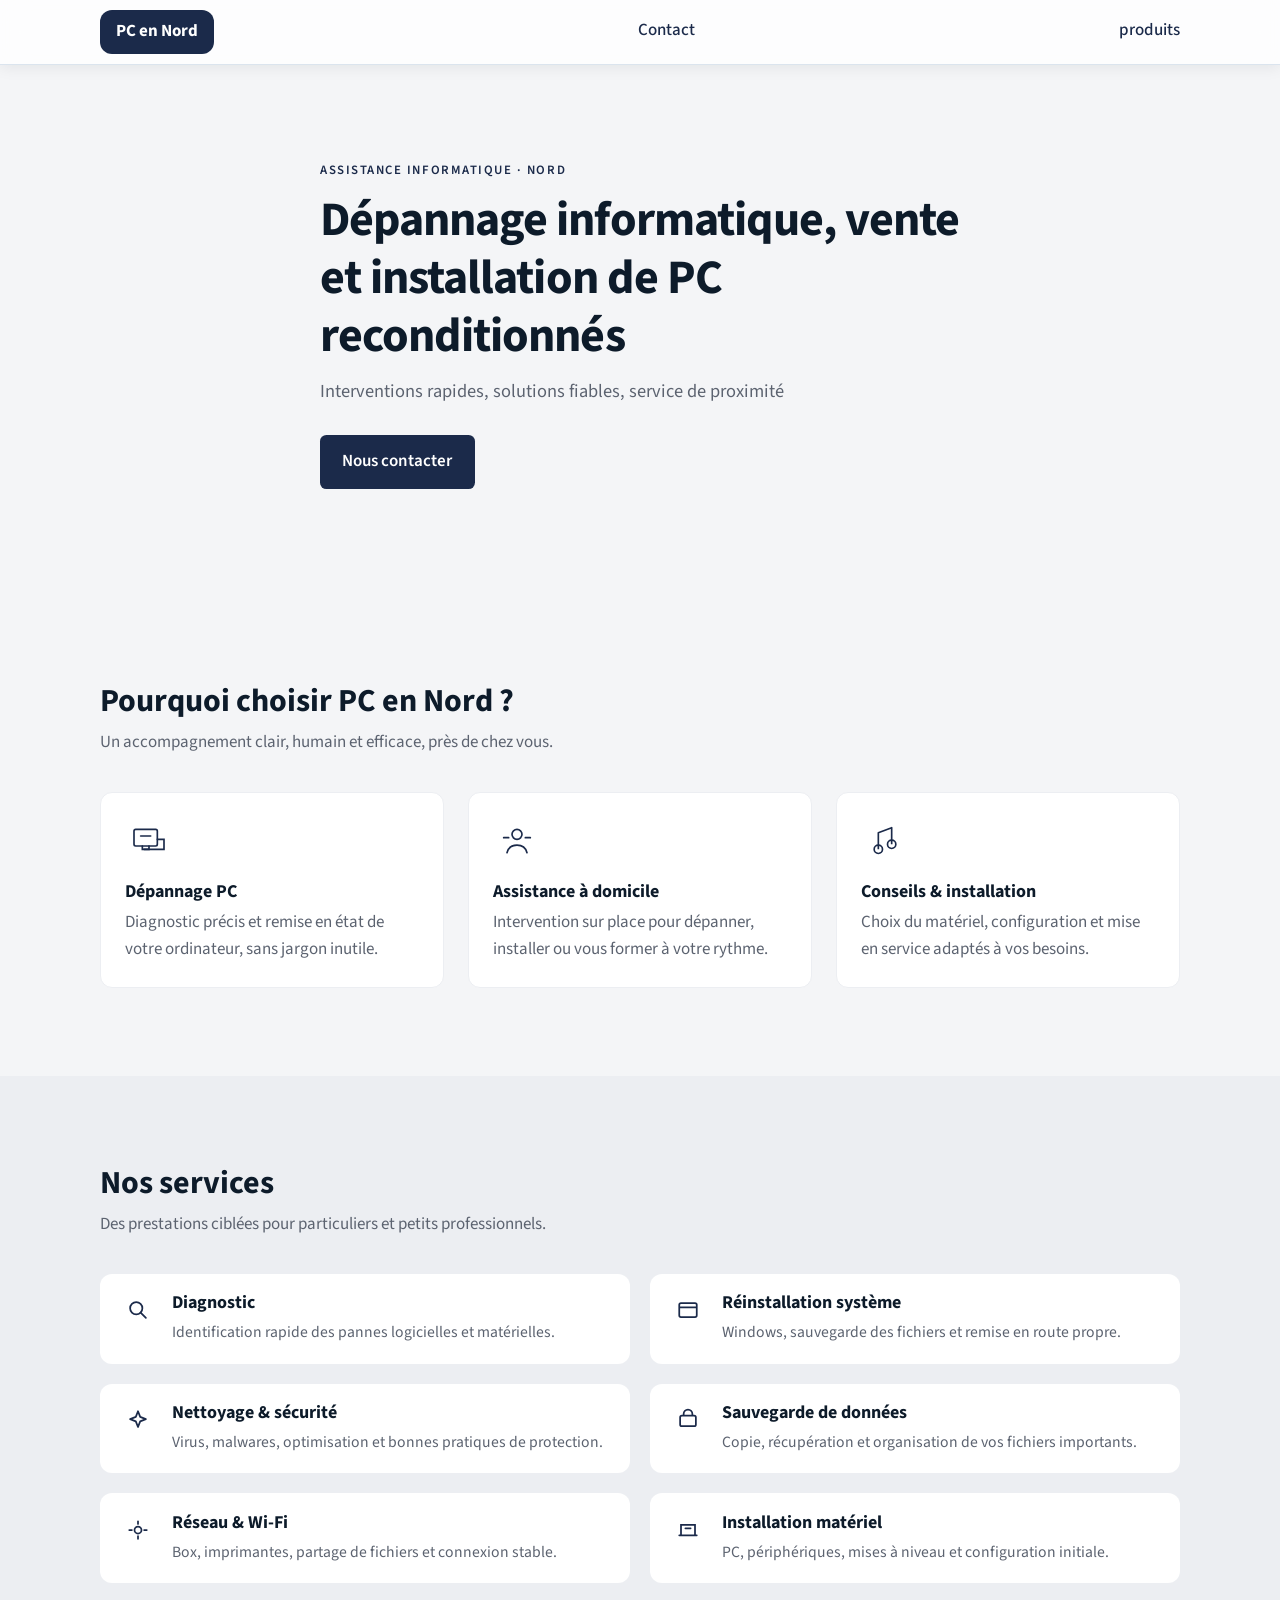
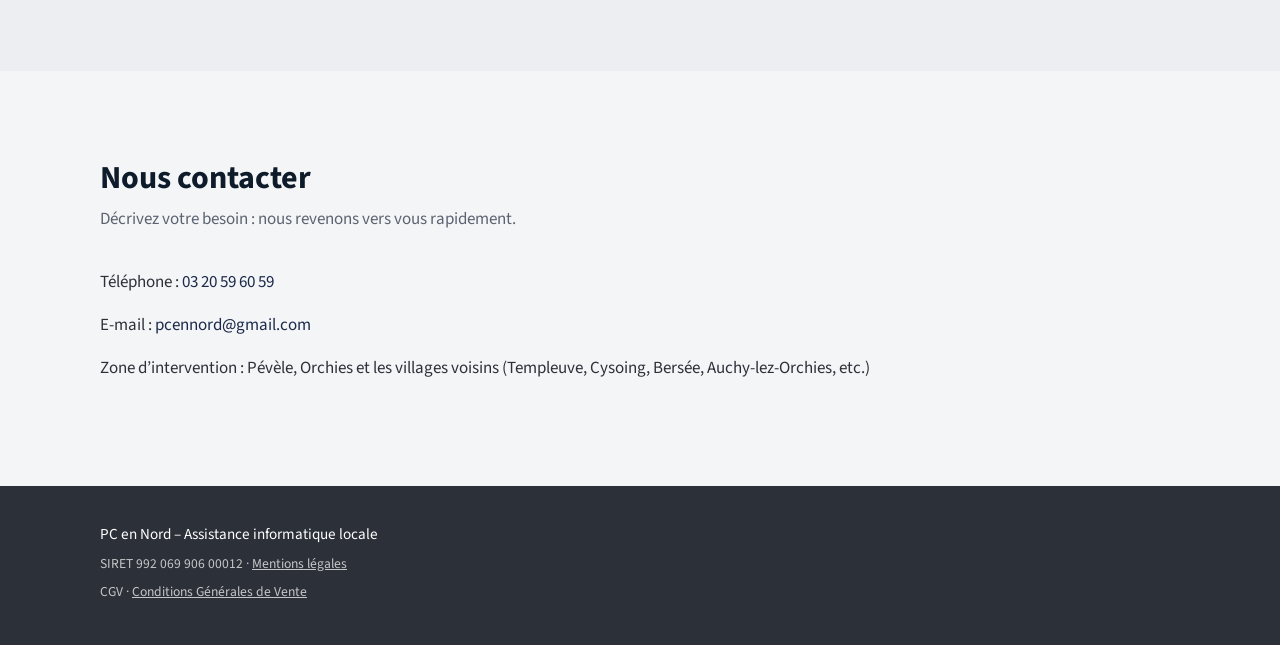
<file: index.html>
<!DOCTYPE html>
<html lang="fr">
<head>
    <meta charset="UTF-8">
    <meta name="viewport" content="width=device-width, initial-scale=1.0">
    <meta name="description" content="PC en Nord – Dépannage et assistance informatique locale. Interventions rapides, solutions fiables, service de proximité.">
    <title>Dépannage informatique, vente et installation de PC reconditionnés</title>
    <link rel="preconnect" href="https://fonts.googleapis.com">
    <link rel="preconnect" href="https://fonts.gstatic.com" crossorigin>
    <link href="https://fonts.googleapis.com/css2?family=Source+Sans+3:wght@400;500;600;700&display=swap" rel="stylesheet">
    <link rel="stylesheet" href="style.css">
</head>
<body>
    <header class="site-header">
        <nav class="nav" aria-label="Navigation principale">
            <a class="nav__brand" href="index.html">PC en Nord</a>
            <a class="nav__link" href="contact.html">Contact</a>
            <a class="nav__link" href="produits.html">produits</a>
        </nav>
    </header>

    <main>
        <section id="accueil" class="hero">
            <div class="container hero__inner">
                <p class="eyebrow">Assistance informatique · Nord</p>
                <h1>Dépannage informatique, vente et installation de PC reconditionnés</h1>
                <p class="hero__lead">Interventions rapides, solutions fiables, service de proximité</p>
                <a class="btn" href="contact.html">Nous contacter</a>
            </div>
        </section>

        <section id="pourquoi" class="pourquoi" aria-labelledby="pourquoi-title">
            <div class="container">
                <h2 id="pourquoi-title">Pourquoi choisir PC en Nord&nbsp;?</h2>
                <p class="section-intro">Un accompagnement clair, humain et efficace, près de chez vous.</p>
                <ul class="cards">
                    <li class="card">
                        <span class="icon" aria-hidden="true">
                            <svg viewBox="0 0 48 48" fill="none">
                                <rect x="6" y="10" width="28" height="20" rx="2" stroke="currentColor" stroke-width="2"/>
                                <path d="M16 30v4h8v-4" stroke="currentColor" stroke-width="2" stroke-linecap="round"/>
                                <path d="M34 22h8v12H18" stroke="currentColor" stroke-width="2" stroke-linecap="round"/>
                                <path d="M14 18h12" stroke="currentColor" stroke-width="2" stroke-linecap="round"/>
                            </svg>
                        </span>
                        <h3>Dépannage PC</h3>
                        <p>Diagnostic précis et remise en état de votre ordinateur, sans jargon inutile.</p>
                    </li>
                    <li class="card">
                        <span class="icon" aria-hidden="true">
                            <svg viewBox="0 0 48 48" fill="none">
                                <path d="M24 22a6 6 0 1 0 0-12 6 6 0 0 0 0 12Z" stroke="currentColor" stroke-width="2"/>
                                <path d="M12 38c1.6-6 6.2-9 12-9s10.4 3 12 9" stroke="currentColor" stroke-width="2" stroke-linecap="round"/>
                                <path d="M8 20h6M34 20h6" stroke="currentColor" stroke-width="2" stroke-linecap="round"/>
                            </svg>
                        </span>
                        <h3>Assistance à domicile</h3>
                        <p>Intervention sur place pour dépanner, installer ou vous former à votre rythme.</p>
                    </li>
                    <li class="card">
                        <span class="icon" aria-hidden="true">
                            <svg viewBox="0 0 48 48" fill="none">
                                <path d="M16 34V14l16-6v20" stroke="currentColor" stroke-width="2" stroke-linejoin="round"/>
                                <circle cx="16" cy="34" r="5" stroke="currentColor" stroke-width="2"/>
                                <circle cx="32" cy="28" r="5" stroke="currentColor" stroke-width="2"/>
                            </svg>
                        </span>
                        <h3>Conseils &amp; installation</h3>
                        <p>Choix du matériel, configuration et mise en service adaptés à vos besoins.</p>
                    </li>
                </ul>
            </div>
        </section>

        <section id="services" class="services" aria-labelledby="services-title">
            <div class="container">
                <h2 id="services-title">Nos services</h2>
                <p class="section-intro">Des prestations ciblées pour particuliers et petits professionnels.</p>
                <ul class="services__list">
                    <li>
                        <span class="icon icon--sm" aria-hidden="true">
                            <svg viewBox="0 0 32 32" fill="none">
                                <circle cx="14" cy="14" r="7" stroke="currentColor" stroke-width="2"/>
                                <path d="M19 19l6 6" stroke="currentColor" stroke-width="2" stroke-linecap="round"/>
                            </svg>
                        </span>
                        <div>
                            <h3>Diagnostic</h3>
                            <p>Identification rapide des pannes logicielles et matérielles.</p>
                        </div>
                    </li>
                    <li>
                        <span class="icon icon--sm" aria-hidden="true">
                            <svg viewBox="0 0 32 32" fill="none">
                                <rect x="6" y="8" width="20" height="16" rx="2" stroke="currentColor" stroke-width="2"/>
                                <path d="M6 13h20" stroke="currentColor" stroke-width="2"/>
                            </svg>
                        </span>
                        <div>
                            <h3>Réinstallation système</h3>
                            <p>Windows, sauvegarde des fichiers et remise en route propre.</p>
                        </div>
                    </li>
                    <li>
                        <span class="icon icon--sm" aria-hidden="true">
                            <svg viewBox="0 0 32 32" fill="none">
                                <path d="M16 6l2.5 6.5L25 15l-6.5 2.5L16 24l-2.5-6.5L7 15l6.5-2.5L16 6Z" stroke="currentColor" stroke-width="2" stroke-linejoin="round"/>
                            </svg>
                        </span>
                        <div>
                            <h3>Nettoyage &amp; sécurité</h3>
                            <p>Virus, malwares, optimisation et bonnes pratiques de protection.</p>
                        </div>
                    </li>
                    <li>
                        <span class="icon icon--sm" aria-hidden="true">
                            <svg viewBox="0 0 32 32" fill="none">
                                <rect x="7" y="11" width="18" height="12" rx="2" stroke="currentColor" stroke-width="2"/>
                                <path d="M11 11V9a5 5 0 0 1 10 0v2" stroke="currentColor" stroke-width="2"/>
                            </svg>
                        </span>
                        <div>
                            <h3>Sauvegarde de données</h3>
                            <p>Copie, récupération et organisation de vos fichiers importants.</p>
                        </div>
                    </li>
                    <li>
                        <span class="icon icon--sm" aria-hidden="true">
                            <svg viewBox="0 0 32 32" fill="none">
                                <circle cx="16" cy="16" r="4" stroke="currentColor" stroke-width="2"/>
                                <path d="M16 6v3M16 23v3M6 16h3M23 16h3" stroke="currentColor" stroke-width="2" stroke-linecap="round"/>
                            </svg>
                        </span>
                        <div>
                            <h3>Réseau &amp; Wi-Fi</h3>
                            <p>Box, imprimantes, partage de fichiers et connexion stable.</p>
                        </div>
                    </li>
                    <li>
                        <span class="icon icon--sm" aria-hidden="true">
                            <svg viewBox="0 0 32 32" fill="none">
                                <path d="M8 22V10h16v12" stroke="currentColor" stroke-width="2"/>
                                <path d="M6 22h20" stroke="currentColor" stroke-width="2" stroke-linecap="round"/>
                                <path d="M13 14h6" stroke="currentColor" stroke-width="2" stroke-linecap="round"/>
                            </svg>
                        </span>
                        <div>
                            <h3>Installation matériel</h3>
                            <p>PC, périphériques, mises à niveau et configuration initiale.</p>
                        </div>
                    </li>
                </ul>
            </div>
        </section>

        <section id="contact" class="contact" aria-labelledby="contact-title">
            <div class="container contact__inner">
                <h2 id="contact-title">Nous contacter</h2>
                <p class="section-intro">Décrivez votre besoin : nous revenons vers vous rapidement.</p>
                <address class="contact__details">
                    <p>Téléphone : <a href="tel:+33320000000">03 20 59 60 59</a></p>
                    <p>E-mail : <a href="mailto:contact@pcennord.exemple">pcennord@gmail.com</a></p>
                    <p>Zone d’intervention :  Pévèle, Orchies et les villages voisins (Templeuve, Cysoing, Bersée, Auchy‑lez‑Orchies, etc.)</p>
                </address>
            </div>
        </section>
    </main>

    <footer class="site-footer">
        <div class="container">
            <p>PC en Nord – Assistance informatique locale</p>
            <p class="footer__mentions">SIRET 992 069 906 00012 · <a href="mentions-legales.html">Mentions légales</a></p>
            <p class="footer__mentions">CGV · <a href="cgv.html">Conditions Générales de Vente</a></p>
        </div>
    </footer>
</body>
</html>
</file>
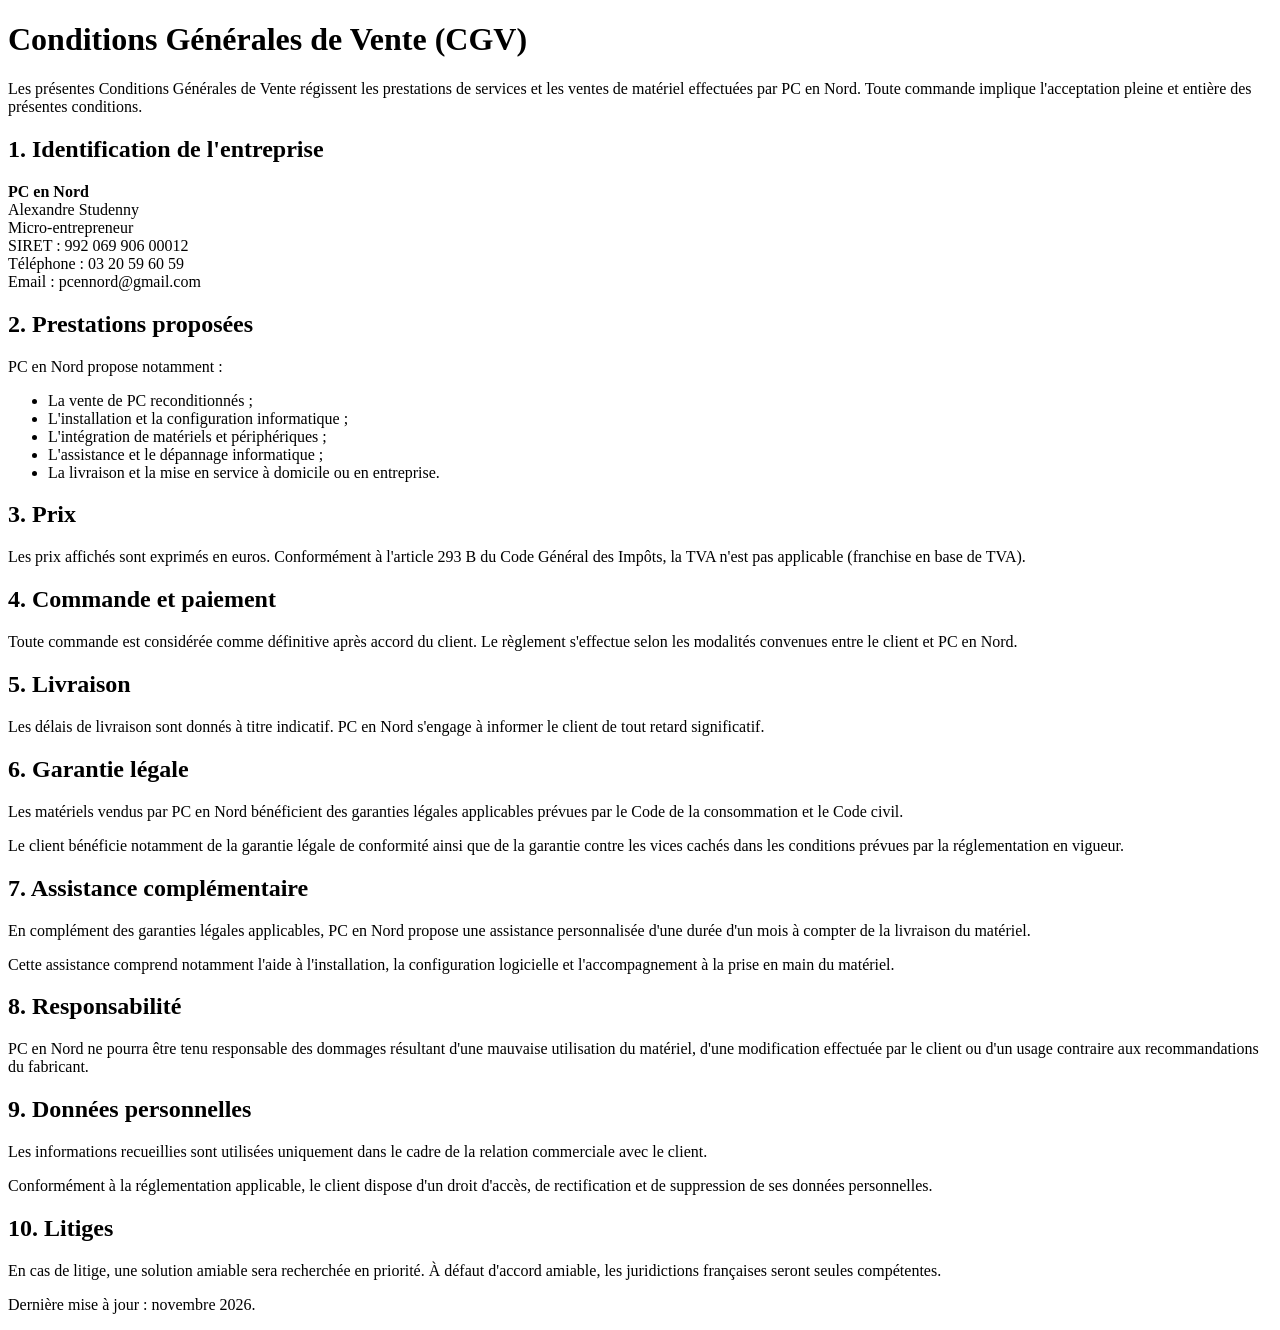
<file: cgv.html>
<!DOCTYPE html>
<html lang="fr">
<head>
    <meta charset="UTF-8">
    <title>Conditions Générales de Vente</title>
</head>
<body>

<h1>Conditions Générales de Vente (CGV)</h1>

<p>
Les présentes Conditions Générales de Vente régissent les prestations de services
et les ventes de matériel effectuées par PC en Nord.
Toute commande implique l'acceptation pleine et entière des présentes conditions.
</p>

<h2>1. Identification de l'entreprise</h2>

<p>
<b>PC en Nord</b><br>
Alexandre Studenny<br>
Micro-entrepreneur<br>
SIRET : 992 069 906 00012<br>
Téléphone : 03 20 59 60 59<br>
Email : pcennord@gmail.com
</p>

<h2>2. Prestations proposées</h2>

<p>
PC en Nord propose notamment :
</p>

<ul>
    <li>La vente de PC reconditionnés ;</li>
    <li>L'installation et la configuration informatique ;</li>
    <li>L'intégration de matériels et périphériques ;</li>
    <li>L'assistance et le dépannage informatique ;</li>
    <li>La livraison et la mise en service à domicile ou en entreprise.</li>
</ul>

<h2>3. Prix</h2>

<p>
Les prix affichés sont exprimés en euros.
Conformément à l'article 293 B du Code Général des Impôts, la TVA n'est pas applicable
(franchise en base de TVA).
</p>

<h2>4. Commande et paiement</h2>

<p>
Toute commande est considérée comme définitive après accord du client.
Le règlement s'effectue selon les modalités convenues entre le client et PC en Nord.
</p>

<h2>5. Livraison</h2>

<p>
Les délais de livraison sont donnés à titre indicatif.
PC en Nord s'engage à informer le client de tout retard significatif.
</p>

<h2>6. Garantie légale</h2>

<p>
Les matériels vendus par PC en Nord bénéficient des garanties légales applicables
prévues par le Code de la consommation et le Code civil.
</p>

<p>
Le client bénéficie notamment de la garantie légale de conformité ainsi que de la
garantie contre les vices cachés dans les conditions prévues par la réglementation en vigueur.
</p>

<h2>7. Assistance complémentaire</h2>

<p>
En complément des garanties légales applicables, PC en Nord propose une assistance
personnalisée d'une durée d'un mois à compter de la livraison du matériel.
</p>

<p>
Cette assistance comprend notamment l'aide à l'installation, la configuration
logicielle et l'accompagnement à la prise en main du matériel.
</p>

<h2>8. Responsabilité</h2>

<p>
PC en Nord ne pourra être tenu responsable des dommages résultant d'une mauvaise
utilisation du matériel, d'une modification effectuée par le client ou d'un usage
contraire aux recommandations du fabricant.
</p>

<h2>9. Données personnelles</h2>

<p>
Les informations recueillies sont utilisées uniquement dans le cadre de la relation
commerciale avec le client.
</p>

<p>
Conformément à la réglementation applicable, le client dispose d'un droit d'accès,
de rectification et de suppression de ses données personnelles.
</p>

<h2>10. Litiges</h2>

<p>
En cas de litige, une solution amiable sera recherchée en priorité.
À défaut d'accord amiable, les juridictions françaises seront seules compétentes.
</p>

<p>
Dernière mise à jour : novembre 2026.
</p>

</body>
</html>
</file>
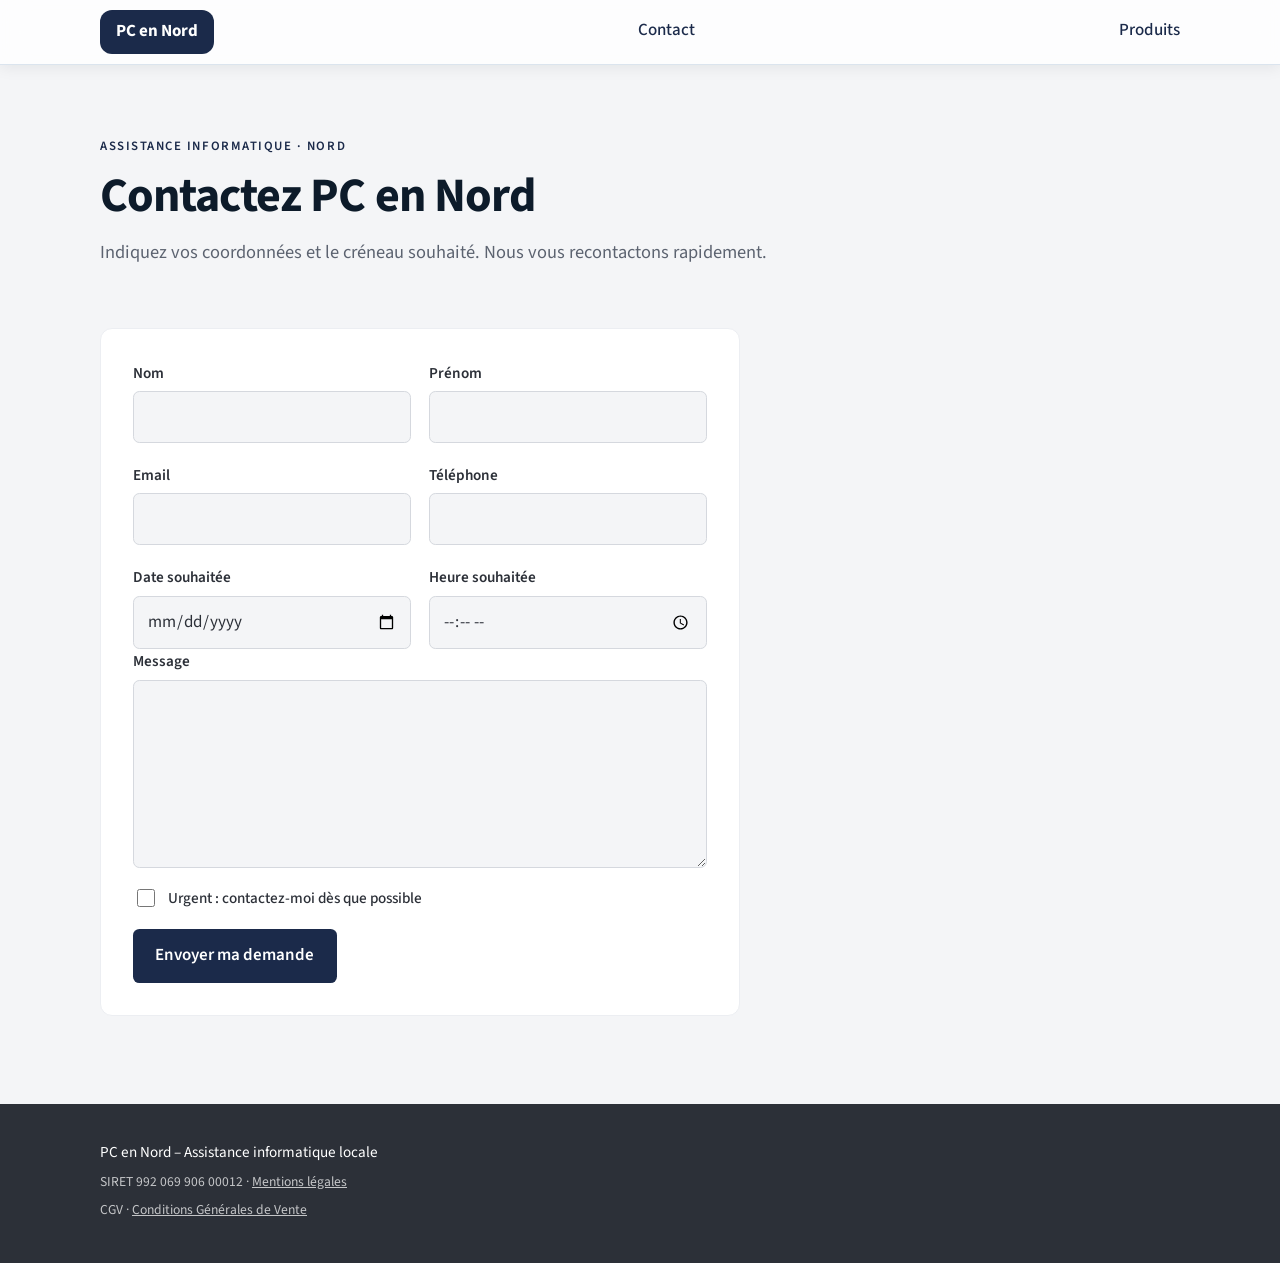
<file: contact.html>
<!DOCTYPE html>
<html lang="fr">
<head>
    <meta charset="UTF-8">
    <meta name="viewport" content="width=device-width, initial-scale=1.0">
    <meta name="description" content="Contactez PC en Nord pour un dépannage ou une assistance informatique locale.">
    <title>Contact – PC en Nord</title>
    <link rel="preconnect" href="https://fonts.googleapis.com">
    <link rel="preconnect" href="https://fonts.gstatic.com" crossorigin>
    <link href="https://fonts.googleapis.com/css2?family=Source+Sans+3:wght@400;500;600;700&display=swap" rel="stylesheet">
    <link rel="stylesheet" href="style.css">
</head>
<body>
    <header class="site-header">
        <nav class="nav" aria-label="Navigation principale">
            <a class="nav__brand" href="index.html">PC en Nord</a>
            <a class="nav__link" href="contact.html">Contact</a>
            <a class="nav__link" href="produits.html">Produits</a>
        </nav>
    </header>

    <main>
        <section class="page-intro" aria-labelledby="contact-heading">
            <div class="container">
                <p class="eyebrow">Assistance informatique · Nord</p>
                <h1 id="contact-heading">Contactez PC en Nord</h1>
                <p class="hero__lead">Indiquez vos coordonnées et le créneau souhaité. Nous vous recontactons rapidement.</p>
            </div>
        </section>

        <section class="form-section">
            <div class="container">
                <form class="contact-form" action="send_message.php" method="post">
                    <div class="form-grid">
                        <div class="field">
                            <label for="nom">Nom</label>
                            <input type="text" id="nom" name="nom" autocomplete="family-name">
                        </div>
                        <div class="field">
                            <label for="prenom">Prénom</label>
                            <input type="text" id="prenom" name="prenom" autocomplete="given-name">
                        </div>
                        <div class="field">
                            <label for="email">Email</label>
                            <input type="email" id="email" name="email" autocomplete="email">
                        </div>
                        <div class="field">
                            <label for="telephone">Téléphone</label>
                            <input type="tel" id="telephone" name="telephone" autocomplete="tel">
                        </div>
                        <div class="field">
                            <label for="date">Date souhaitée</label>
                            <input type="date" id="date" name="date">
                        </div>
                        <div class="field">
                            <label for="heure">Heure souhaitée</label>
                            <input type="time" id="heure" name="heure">
                        </div>
                    </div>
                    <div class="field">
                        <label for="message">Message</label>
                        <textarea id="message" name="message" rows="6"></textarea>
                    </div>
                    <div class="field field--check">
                        <input type="checkbox" id="urgent" name="urgent" value="oui">
                        <label for="urgent">Urgent : contactez-moi dès que possible</label>
                    </div>
                    <div style="display:none;">
                        <input type="text" name="website">
                    </div>
                    <button class="btn" type="submit">Envoyer ma demande</button>
                </form>
            </div>
        </section>
    </main>

    <footer class="site-footer">
        <div class="container">
            <p>PC en Nord – Assistance informatique locale</p>
            <p class="footer__mentions">SIRET 992 069 906 00012 · <a href="mentions-legales.html">Mentions légales</a></p>
            <p class="footer__mentions">CGV · <a href="cgv.html">Conditions Générales de Vente</a></p>
        </div>
    </footer>
</html>
</file>
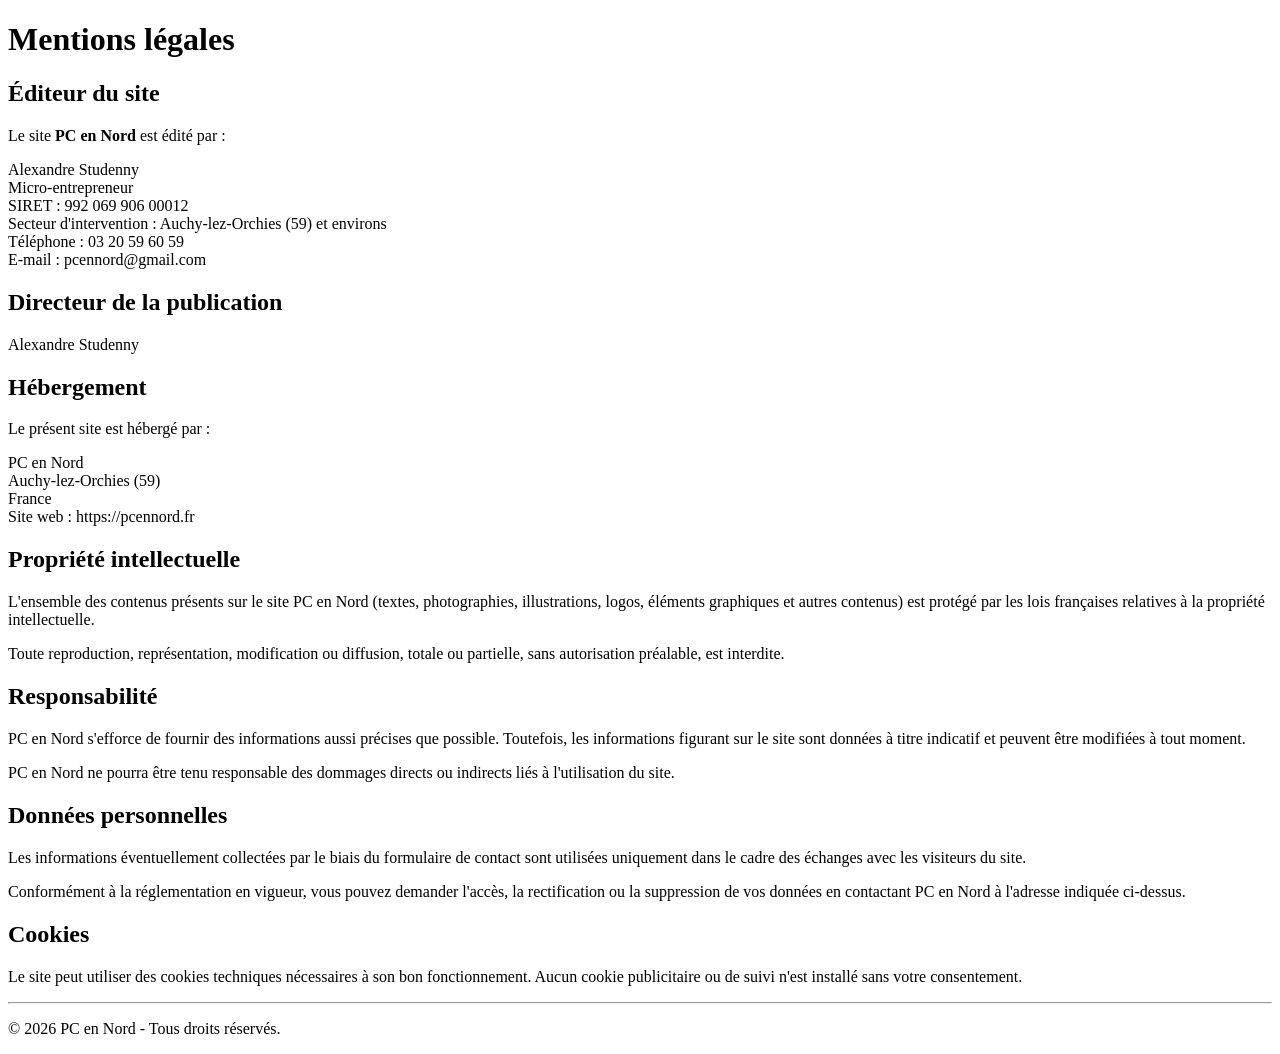
<file: mentions-legales.html>
<!DOCTYPE html>
<html lang="fr">
<head>
    <meta charset="UTF-8">
    <meta name="viewport" content="width=device-width, initial-scale=1.0">
    <title>Mentions légales - PC en Nord</title>
</head>
<body>

<h1>Mentions légales</h1>

<h2>Éditeur du site</h2>

<p>
Le site <strong>PC en Nord</strong> est édité par :
</p>

<p>
Alexandre Studenny<br>
Micro-entrepreneur<br>
SIRET : 992 069 906 00012<br>
Secteur d'intervention : Auchy-lez-Orchies (59) et environs<br>
Téléphone : 03 20 59 60 59<br>
E-mail : pcennord@gmail.com
</p>

<h2>Directeur de la publication</h2>

<p>
Alexandre Studenny
</p>

<h2>Hébergement</h2>

<p>
Le présent site est hébergé par :
</p>

<p>
PC en Nord<br>
Auchy-lez-Orchies (59)<br>
France<br>
Site web : https://pcennord.fr
</p>

<h2>Propriété intellectuelle</h2>

<p>
L'ensemble des contenus présents sur le site PC en Nord
(textes, photographies, illustrations, logos, éléments graphiques
et autres contenus) est protégé par les lois françaises relatives à
la propriété intellectuelle.
</p>

<p>
Toute reproduction, représentation, modification ou diffusion,
totale ou partielle, sans autorisation préalable, est interdite.
</p>

<h2>Responsabilité</h2>

<p>
PC en Nord s'efforce de fournir des informations aussi précises que
possible. Toutefois, les informations figurant sur le site sont
données à titre indicatif et peuvent être modifiées à tout moment.
</p>

<p>
PC en Nord ne pourra être tenu responsable des dommages directs ou
indirects liés à l'utilisation du site.
</p>

<h2>Données personnelles</h2>

<p>
Les informations éventuellement collectées par le biais du formulaire
de contact sont utilisées uniquement dans le cadre des échanges avec
les visiteurs du site.
</p>

<p>
Conformément à la réglementation en vigueur, vous pouvez demander
l'accès, la rectification ou la suppression de vos données en
contactant PC en Nord à l'adresse indiquée ci-dessus.
</p>

<h2>Cookies</h2>

<p>
Le site peut utiliser des cookies techniques nécessaires à son bon
fonctionnement. Aucun cookie publicitaire ou de suivi n'est installé
sans votre consentement.
</p>

<hr>

<p>
© 2026 PC en Nord - Tous droits réservés.
</p>

</body>
</html>
</file>
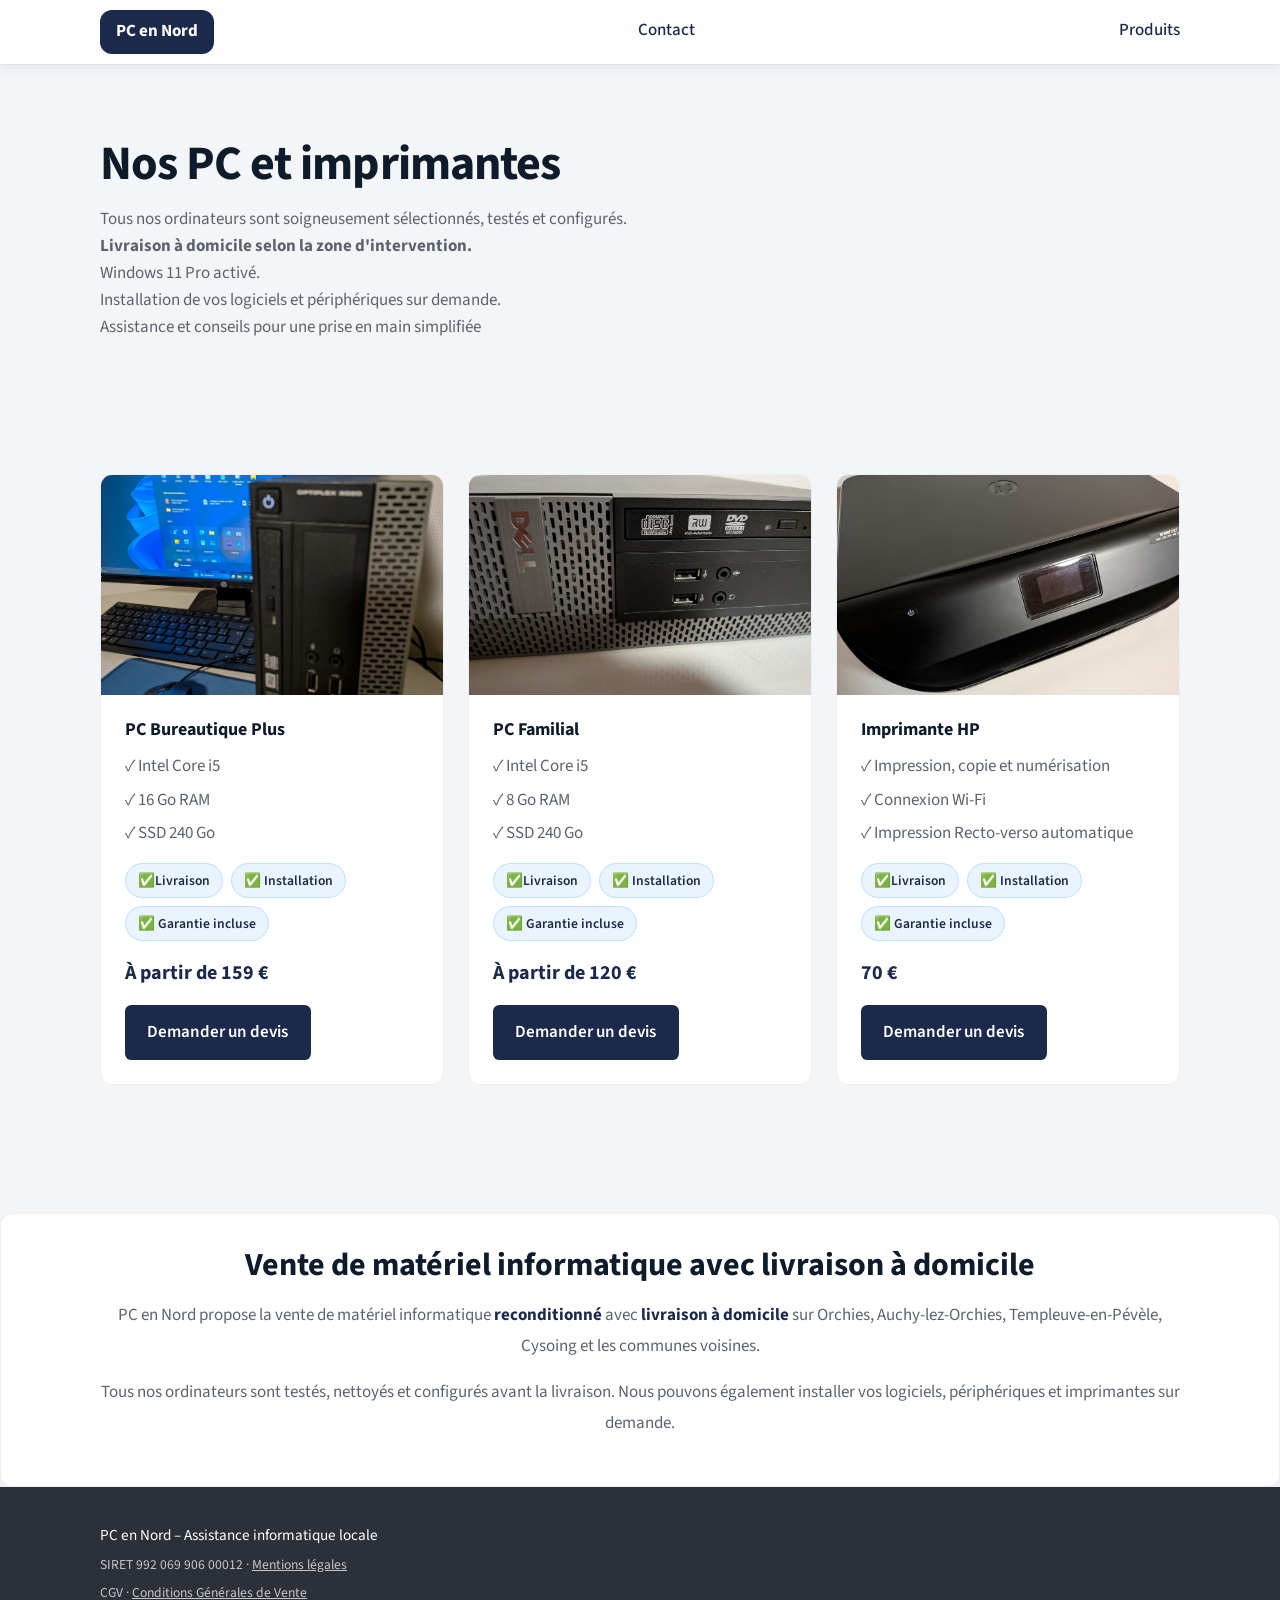
<file: produits.html>
<main>
<!DOCTYPE html>
<html lang="fr">
<head>
    <meta charset="UTF-8">
    <meta name="viewport" content="width=device-width, initial-scale=1.0">
    <meta name="description" content="PC en Nord – Dépannage et assistance informatique locale. Interventions rapides, solutions fiables, service de proximité.">
    <title>PC en Nord – Dépannage &amp; Assistance Informatique Locale</title>
    <link rel="preconnect" href="https://fonts.googleapis.com">
    <link rel="preconnect" href="https://fonts.gstatic.com" crossorigin>
    <link href="https://fonts.googleapis.com/css2?family=Source+Sans+3:wght@400;500;600;700&display=swap" rel="stylesheet">
    <link rel="stylesheet" href="style.css">
</head>
<body>
    
    <header class="site-header">
        <nav class="nav" aria-label="Navigation principale">
            <a class="nav__brand" href="index.html">PC en Nord</a>
            <a class="nav__link" href="contact.html">Contact</a>
            <a class="nav__link" href="produits.html">Produits</a>
        </nav>
    </header>

    <section class="page-intro">
        <div class="container">
            <h1>Nos PC et imprimantes</h1>
            <p class="section-intro">
                Tous nos ordinateurs sont soigneusement sélectionnés, testés et configurés. <br>
                <strong>Livraison à domicile  selon la zone d'intervention.</strong><br>
                Windows 11 Pro activé.<br>
                Installation de vos logiciels et périphériques sur demande.<br>
                Assistance et conseils pour une prise en main simplifiée<br>
                
            </p>
        </div>
    </section>

    <section class="products">
        <div class="container">

            <div class="products-grid">

                <!-- Produit 1 -->
                <article class="product-card">
                    <img src="assets/images/photos_dell/Dell_1.jpg" alt="PC bureautique">
                    <div class="product-content">
                        <h3>PC Bureautique Plus</h3>

                        <ul class="product-specs">
                            <li>✓ Intel Core i5</li>
                            <li>✓ 16 Go RAM</li>
                            <li>✓ SSD 240 Go</li>
                        </ul>

                        <div class="product-badges">
                            <span class="badge"> ✅Livraison</span>
                            <span class="badge">✅ Installation</span>
                            <span class="badge">✅ Garantie incluse</span>
                        </div>

                        <p class="product-price">
                            À partir de 159 €
                        </p>

                        <a href="contact.html" class="btn">
                            Demander un devis
                        </a>
                    </div>
                </article>

                <!-- Produit 2 -->
                <article class="product-card">
                    <img src="assets/images/dell_famille/dell_famille.jpg" alt="PC familial">

                    <div class="product-content">
                        <h3>PC Familial</h3>

                        <ul class="product-specs">
                            <li>✓ Intel Core i5</li>
                            <li>✓ 8 Go RAM</li>
                            <li>✓ SSD 240 Go</li>
                        </ul>

                        <div class="product-badges">
                            <span class="badge"> ✅Livraison</span>
                            <span class="badge">✅ Installation</span>
                            <span class="badge">✅ Garantie incluse</span>
                        </div>

                        <p class="product-price">
                            À partir de 120 €
                        </p>

                        <a href="contact.html" class="btn">
                            Demander un devis
                        </a>
                    </div>
                </article>

                <!-- Produit Imprimante -->
                <article class="product-card">
                    <img src="assets/images/imprimante_hp/Envy_4520.jpg" alt="Imprimante Envy">

                    <div class="product-content">
                        <h3>Imprimante HP</h3>

                        <ul class="product-specs">
                            <li>✓ Impression, copie et numérisation</li>
                            <li>✓ Connexion Wi-Fi</li>
                            <li>✓ Impression Recto-verso automatique</li>
                        </ul>
                        
                        <div class="product-badges">
                            <span class="badge"> ✅Livraison</span>
                            <span class="badge">✅ Installation</span>
                            <span class="badge">✅ Garantie incluse</span>
                        </div>

                        <p class="product-price">
                            70 €
                        </p>

                        <a href="contact.html" class="btn">
                            Demander un devis
                        </a>
                    </div>
                </article>

            </div>

        </div>
    </section>

    <section class="local-service">
    <div class="container">

        <h2>Vente de matériel informatique avec livraison à domicile</h2>

        <p>
            PC en Nord propose la vente de matériel informatique
            <strong>reconditionné</strong> avec
            <strong>livraison à domicile</strong> sur Orchies,
            Auchy-lez-Orchies, Templeuve-en-Pévèle, Cysoing et les
            communes voisines.
        </p>

        <p>
            Tous nos ordinateurs sont testés, nettoyés et configurés avant
            la livraison. Nous pouvons également installer vos logiciels,
            périphériques et imprimantes sur demande.
        </p>

    </div>
    </section>

</main>

<footer class="site-footer">
        <div class="container">
            <p>PC en Nord – Assistance informatique locale</p>
            <p class="footer__mentions">SIRET 992 069 906 00012 · <a href="mentions-legales.html">Mentions légales</a></p>
            <p class="footer__mentions">CGV · <a href="cgv.html">Conditions Générales de Vente</a></p>
        </div>
    </footer>
</body>
</file>
<file: style.css>
:root {
    --fog: #f4f5f7;
    --fog-muted: #eceef2;
    --white: #ffffff;
    --anthracite: #2c3038;
    --dark-blue: #1b2a4a;
    --deep-blue: #0d1b2a;
    --text: #2c3038;
    --text-muted: #5c6370;
    --header-h: 4rem;
    --space: 1.25rem;
    --radius: 0.75rem;
}

*,
*::before,
*::after {
    box-sizing: border-box;
}

html {
    scroll-behavior: smooth;
}

section[id] {
    scroll-margin-top: var(--header-h);
}

body {
    margin: 0;
    font-family: "Source Sans 3", system-ui, sans-serif;
    font-size: 1.0625rem;
    line-height: 1.6;
    color: var(--text);
    background: var(--fog);
}

img,
svg {
    display: block;
    max-width: 100%;
}

a {
    color: inherit;
}

h1,
h2,
h3 {
    line-height: 1.2;
    color: var(--deep-blue);
    font-weight: 700;
}

h1 {
    margin: 0 0 0.75rem;
    font-size: clamp(1.85rem, 6vw, 3rem);
    letter-spacing: -0.02em;
}

h2 {
    margin: 0 0 0.5rem;
    font-size: clamp(1.5rem, 4vw, 2rem);
}

h3 {
    margin: 0 0 0.4rem;
    font-size: 1.125rem;
}

p {
    margin: 0 0 1rem;
}

ul {
    margin: 0;
    padding: 0;
    list-style: none;
}

.container {
    width: min(1080px, calc(100% - 2rem));
    margin-inline: auto;
}

.site-header {
    position: fixed;
    inset: 0 0 auto;
    z-index: 100;

    background: rgba(255, 255, 255, 0.80);
    backdrop-filter: blur(14px);
    -webkit-backdrop-filter: blur(14px);

    border-bottom: 1px solid #dbe4ee;
    box-shadow: 0 2px 15px rgba(13, 27, 42, 0.08);
}

.nav {
    display: flex;
    align-items: center;
    justify-content: space-between;
    width: min(1080px, calc(100% - 2rem));
    margin-inline: auto;
    min-height: var(--header-h);
}

.nav__brand {
    background: var(--dark-blue);
    color: white;
    padding: 0.55rem 1rem;
    border-radius: 12px;
    text-decoration: none;
    font-weight: 700;
}

.nav__link {
    text-decoration: none;
    color: var(--dark-blue);
    font-weight: 500;
    padding: 0.35rem 0;
    border-bottom: 2px solid transparent;
    transition: opacity 0.2s ease, border-color 0.2s ease;
}

.nav__link:hover,
.nav__link:focus-visible {
    color: #4DA3FF;
    border-bottom-color: #4DA3FF;
}

.hero {
    padding: calc(var(--header-h) + 4.5rem) 0 4.5rem;
    background: var(--fog);
}

.hero__inner {
    max-width: 40rem;
}

.eyebrow {
    margin: 0 0 0.75rem;
    font-size: 0.8rem;
    font-weight: 600;
    letter-spacing: 0.12em;
    text-transform: uppercase;
    color: var(--dark-blue);
}

.hero__lead {
    margin-bottom: 1.75rem;
    font-size: 1.15rem;
    color: var(--text-muted);
}

.btn {
    display: inline-block;
    padding: 0.85rem 1.4rem;
    background: var(--dark-blue);
    color: var(--white);
    text-decoration: none;
    font: inherit;
    font-weight: 600;
    border: 0;
    border-radius: 0.4rem;
    cursor: pointer;

    position: relative;
    overflow: hidden;

    transition: all 0.3s ease;
}

.btn::before{
    content: "";
    position: absolute;
    top: 0;
    left: -100%;

    width: 50%;
    height: 100%;

    background: linear-gradient(
        90deg,
        transparent,
        rgba(255,255,255,0.35),
        transparent
    );

    transition: left 0.7s ease;
}

.btn:hover,
.btn:focus-visible {
    background: var(--dark-blue);
    transform: translateY(-3px);
}

.btn:hover::before{
    left: 150%;
}

.pourquoi,
.services,
.contact {
    padding: 4.5rem 0;
}

.section-intro {
    margin-bottom: 2.25rem;
    max-width: 36rem;
    color: var(--text-muted);
}

.cards {
    display: grid;
    gap: 1.25rem;
}

.card {
    padding: 1.5rem;
    background: var(--white);
    border: 1px solid var(--fog-muted);
    border-radius: var(--radius);
}

.card p {
    margin-bottom: 0;
    color: var(--text-muted);
}

.icon {
    display: grid;
    place-items: center;
    width: 3rem;
    height: 3rem;
    margin-bottom: 1rem;
    color: var(--dark-blue);
}

.icon svg {
    width: 2.5rem;
    height: 2.5rem;
}

.icon--sm {
    width: 2.25rem;
    height: 2.25rem;
    margin: 0;
    flex-shrink: 0;
}

.icon--sm svg {
    width: 1.75rem;
    height: 1.75rem;
}

.services {
    background: var(--fog-muted);
}

.services__list {
    display: grid;
    gap: 1rem;
}

.services__list li {
    display: flex;
    gap: 1rem;
    align-items: flex-start;
    padding: 1.15rem 1.25rem;
    background: var(--white);
    border-radius: var(--radius);
}

.services__list p {
    margin: 0;
    color: var(--text-muted);
    font-size: 0.98rem;
}

.contact {
    background: var(--fog);
}

.contact__details {
    font-style: normal;
}

.contact__details a {
    color: var(--dark-blue);
    text-decoration: none;
    border-bottom: 1px solid transparent;
}

.contact__details a:hover,
.contact__details a:focus-visible {
    border-bottom-color: var(--dark-blue);
}

.nav__link[aria-current="page"] {
    border-bottom-color: rgba(255, 255, 255, 0.55);
}

.page-intro {
    padding: calc(var(--header-h) + 3.5rem) 0 1.5rem;
    background: var(--fog);
}

.form-section {
    padding: 0 0 4.5rem;
    background: var(--fog);
}

.contact-form {
    max-width: 40rem;
    padding: 1.5rem;
    background: var(--white);
    border: 1px solid var(--fog-muted);
    border-radius: var(--radius);
}

.form-grid {
    display: grid;
    gap: 1.15rem;
}

.field {
    display: flex;
    flex-direction: column;
    gap: 0.4rem;
    margin-bottom: 1.15rem;
}

.form-grid .field {
    margin-bottom: 0;
}

.field label {
    font-weight: 600;
    color: var(--anthracite);
    font-size: 0.95rem;
}

.field input,
.field textarea {
    width: 100%;
    padding: 0.7rem 0.8rem;
    font: inherit;
    color: var(--text);
    background: var(--fog);
    border: 1px solid #d5d8de;
    border-radius: 0.4rem;
}

.field input:focus,
.field textarea:focus {
    outline: 2px solid var(--dark-blue);
    outline-offset: 1px;
    border-color: var(--dark-blue);
    background: var(--white);
}

.field textarea {
    resize: vertical;
    min-height: 8rem;
}

.field--check {
    flex-direction: row;
    align-items: flex-start;
    gap: 0.65rem;
}

.field--check input {
    width: 1.1rem;
    height: 1.1rem;
    margin-top: 0.2rem;
    accent-color: var(--dark-blue);
    flex-shrink: 0;
}

.field--check label {
    font-weight: 500;
}

.site-footer {
    padding: 2.25rem 0;
    background: var(--anthracite);
    color: var(--white);
    font-size: 0.95rem;
}

.site-footer p {
    margin: 0 0 0.4rem;
}

.footer__mentions {
    margin: 0;
    opacity: 0.72;
    font-size: 0.85rem;
}

@media (min-width: 720px) {
    .cards {
        grid-template-columns: repeat(3, 1fr);
        gap: 1.5rem;
    }

    .services__list {
        grid-template-columns: repeat(2, 1fr);
        gap: 1.25rem;
    }

    .hero {
        padding: calc(var(--header-h) + 6rem) 0 6rem;
    }

    .pourquoi,
    .services,
    .contact {
        padding: 5.5rem 0;
    }

    .page-intro {
        padding: calc(var(--header-h) + 4.5rem) 0 2rem;
    }

    .form-section {
        padding: 0 0 5.5rem;
    }

    .contact-form {
        padding: 2rem;
    }

    .form-grid {
        grid-template-columns: 1fr 1fr;
        gap: 1.25rem 1.15rem;
    }
}


/* =========================
   PAGE PRODUITS
   ========================= */

.products {
    padding: 4rem 0;
}

.products-grid {
    display: grid;
    gap: 1.5rem;
}

.product-card {
    background: var(--white);
    border: 1px solid var(--fog-muted);
    border-radius: var(--radius);
    overflow: hidden;

    transition:
        transform 0.25s ease,
        box-shadow 0.25s ease,
        border-color 0.25s ease;
}

.product-card:hover {
    transform: translateY(-6px);
    border-color: #4DA3FF;
    box-shadow: 0 15px 35px rgba(0,0,0,.10);
}

.product-card img {
    width: 100%;
    height: 220px;
    object-fit: cover;
}

.product-content {
    padding: 1.5rem;
}

.product-content h3 {
    margin-bottom: .8rem;
}

.product-specs {
    margin-bottom: 1rem;
}

.product-specs li {
    margin-bottom: .4rem;
    color: var(--text-muted);
}

.product-price {
    font-size: 1.25rem;
    font-weight: 700;
    color: var(--dark-blue);
    margin-bottom: 1rem;
}

@media (min-width: 720px) {
    .products-grid {
        grid-template-columns: repeat(3, 1fr);
    }
}


.product-badges {
    display: flex;
    flex-wrap: wrap;
    gap: 0.5rem;
    margin: 1rem 0;
}

.badge {
    display: inline-flex;
    align-items: center;

    padding: 0.35rem 0.75rem;

    background: rgba(77, 163, 255, 0.12);
    color: var(--dark-blue);

    border: 1px solid rgba(77, 163, 255, 0.25);
    border-radius: 999px;

    font-size: 0.85rem;
    font-weight: 600;
}

.local-service {
    margin-top: 4rem;
    padding: 2rem;
    background: var(--white);
    border: 1px solid var(--fog-muted);
    border-radius: var(--radius);
    box-shadow: 0 4px 12px rgba(0,0,0,0.04);
}

.local-service h2 {
    margin-bottom: 1rem;
    text-align: center;
}

.local-service p {
    margin-bottom: 1rem;
    text-align: center;
    color: var(--text-muted);
    line-height: 1.8;
}

.local-service strong {
    color: var(--dark-blue);
}
</file>
